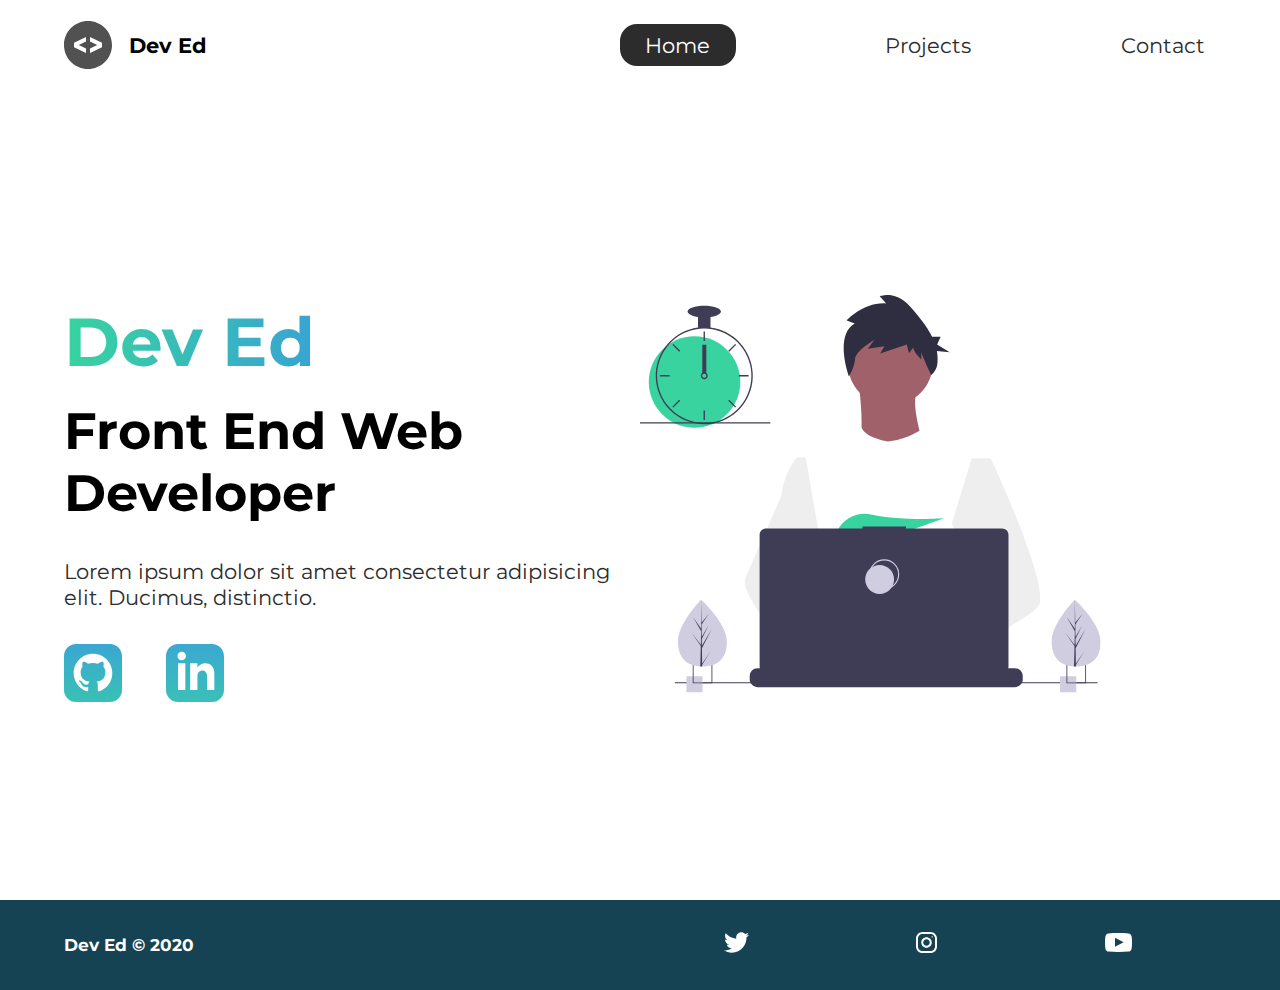
<file: index.html>
<!DOCTYPE html>
<html lang="en">
  <head>
    <title>Dev Ed | Web Developer</title>

    <meta charset="UTF-8" />
    <meta name="viewport" content="width=device-width, initial-scale=1.0" />
    <meta
      name="description"
      content="Dev Ed is front end web developer who specializes in html, css."
    />
    <meta name="robots" content="index, follow" />

    <link
      href="https://fonts.googleapis.com/css2?family=Montserrat:wght@400;500&display=swap"
      rel="stylesheet"
    />
    <link rel="stylesheet" href="./styles/style.css" />
  </head>
  <body>
    <header class="main-head">
      <nav>
        <div class="logo">
          <img src="./icons/code.svg" alt="logo" />
          <h1>Dev Ed</h1>
        </div>

        <ul>
          <li><a class="active" href="/">Home</a></li>
          <li><a href="./projects/">Projects</a></li>
          <li><a href="./contact/">Contact</a></li>
        </ul>
      </nav>
    </header>
    <section class="intro">
      <div class="intro-text">
        <h2>Dev Ed</h2>
        <h3>
          Front End Web <br />
          Developer
        </h3>
        <p>
          Lorem ipsum dolor sit amet consectetur adipisicing elit. Ducimus,
          distinctio.
        </p>
        <div class="intro-social">
          <a href="#"
            ><img src="./icons/github.svg" alt="github-social-link"
          /></a>
          <a href="#"
            ><img src="./icons/linked-in.svg" alt="linkedin-social-link"
          /></a>
        </div>
      </div>

      <div class="intro-images">
        <svg
          width="799"
          height="690"
          viewBox="0 0 799 690"
          fill="none"
          xmlns="http://www.w3.org/2000/svg"
        >
          <g id="undraw_dev_productivity_umsq (1) 1" clip-path="url(#clip0)">
            <path
              id="Vector"
              d="M516.92 624.636C516.92 624.636 512.16 626.266 504.42 628.576C487.31 633.706 455.65 642.216 428.82 643.916C405.72 645.396 386.2 641.836 382.63 626.766C381.1 620.286 383.27 614.956 388 610.576C402.12 597.486 439 592.796 468.25 591.186C476.51 590.736 484.15 590.526 490.51 590.446C501.31 590.306 508.39 590.526 508.39 590.526L508.56 591.186L516.92 624.636Z"
              fill="#A0616A"
            />
            <path
              id="Vector_2"
              d="M436.99 672.586C418.61 695.346 342.73 647.666 316.19 629.886C310.41 626.016 306.97 623.566 306.97 623.566L331.25 591.186L338.94 580.936C338.94 580.936 345.82 584.586 355.99 590.526C356.36 590.746 356.73 590.966 357.11 591.186C365.88 596.336 376.89 603.066 388 610.576C403.33 620.946 418.83 632.776 428.82 643.916C438.59 654.806 443.08 665.036 436.99 672.586Z"
              fill="#A0616A"
            />
            <g id="me">
              <path
                id="Vector_3"
                d="M434.672 191.952C475.283 191.607 507.926 158.406 507.582 117.795C507.237 77.1832 474.036 44.5403 433.425 44.8847C392.813 45.2291 360.17 78.4303 360.515 119.042C360.859 159.653 394.06 192.296 434.672 191.952Z"
                fill="#A0616A"
              />
              <path
                id="Vector_4"
                d="M379.477 155.65C379.477 155.65 394.216 259.972 373.002 271.875C351.787 283.779 499.929 283.588 499.929 283.588C499.929 283.588 466.124 193.284 480.809 165.449L379.477 155.65Z"
                fill="#A0616A"
              />
              <path
                id="Vector_5"
                d="M608.101 283.199L596.257 339.402L571.214 458.308L570.49 464.815L562.138 540.138L556.582 590.177L552.857 623.79C528.584 636.526 510.988 645.326 510.988 645.326C510.988 645.326 509.404 637.719 506.871 627.99C489.805 633.265 458.218 642.043 431.404 643.97C441.266 654.777 445.842 664.969 439.817 672.57C421.63 695.485 345.349 648.45 318.659 630.896C318.077 635.158 317.879 639.464 318.068 643.762L297.626 628.314L299.331 592.359L302.206 531.522L305.819 455.229C304.448 451.975 303.294 448.634 302.364 445.228C295.956 423.161 288.032 379.057 281.928 342.067C277.016 312.298 273.302 287.138 272.517 281.785C272.411 281.086 272.358 280.726 272.358 280.726L384.363 230.094C392.509 248.556 429.865 253.809 429.865 253.809C460.756 251.417 484.847 234.913 484.847 234.913L608.101 283.199Z"
                fill="white"
              />
              <path
                id="Vector_6"
                d="M372.285 49.3811L358.49 43.9934C358.49 43.9934 386.969 12.1 426.99 14.513L415.635 2.22366C415.635 2.22366 443.04 -9.01799 468.283 19.6674C481.553 34.7467 496.908 52.4737 506.557 72.5077L521.281 72.3829L515.251 85.9663L536.874 99.3152L514.777 97.0719C516.155 104.471 516.421 112.034 515.566 119.511C514.683 126.991 510.928 133.835 505.094 138.598V138.598C505.094 138.598 487.743 103.449 487.696 97.9443L487.813 111.705C487.813 111.705 473.959 99.4371 473.889 91.1807L466.471 100.877L462.593 85.7717L416.475 101.301L423.87 88.8526L395.157 93.2246L406.278 77.9923C406.278 77.9923 373.932 96.1568 372.811 111.304C371.689 126.452 362.299 140.875 362.299 140.875C362.299 140.875 336.213 70.3294 372.285 49.3811Z"
                fill="#2F2E41"
              />
              <path
                id="Vector_7"
                d="M690.215 540.422C682.794 548.605 664.338 560.992 641.951 574.422C633.623 579.413 624.757 584.559 615.71 589.676C594.122 601.889 571.514 614.001 552.857 623.79C528.584 636.526 510.988 645.326 510.988 645.326C510.988 645.326 509.403 637.719 506.871 627.99C503.48 614.968 498.397 598.141 493.184 590.715C493.002 590.456 492.82 590.218 492.638 589.979C491.121 588.022 489.601 586.885 488.112 586.897L562.138 540.138L594.127 519.926L570.489 464.814L540.842 395.683L557.908 339.727L575.062 283.479L608.101 283.199C608.101 283.199 619.243 306.985 633.514 340.166C635.647 345.128 637.851 350.299 640.096 355.64C669.469 425.394 706.176 522.836 690.215 540.422Z"
                fill="#EEEEEE"
              />
              <path
                id="Vector_8"
                d="M358.123 591.2C355.41 591.212 352.702 591.456 350.029 591.928C327.074 596.073 320.47 616.94 318.659 630.896C318.077 635.158 317.879 639.464 318.068 643.761L297.626 628.314L290.178 622.687C272.316 616.628 256.353 605.733 242.483 592.84C230.449 581.456 219.634 568.849 210.213 555.223C200.831 541.793 192.448 527.692 185.134 513.034C183.094 508.943 181.977 504.454 181.864 499.884C181.751 495.314 182.644 490.775 184.48 486.588L209.154 430.327L245.218 348.098C245.471 346.146 245.752 344.237 246.059 342.371C252.995 300.511 272.367 281.786 272.367 281.786L287.286 281.659L297.778 341.932L310.813 416.815L302.364 445.227L282.839 510.845L302.205 531.522L358.123 591.2Z"
                fill="#EEEEEE"
              />
            </g>
            <path
              id="Vector_9"
              d="M372.877 415.806L385.631 430.686C390.37 429.783 395.319 428.721 400.416 427.529L396.752 415.806L405.71 426.256C459.707 412.975 526.637 387.155 526.637 387.155C526.637 387.155 454.379 392.453 400.428 380.666C376.558 375.451 351.998 387.284 342.202 409.668C336.508 422.679 337.403 433.951 357.596 433.951C364.419 433.835 371.223 433.195 377.949 432.037L372.877 415.806Z"
              fill="#38D39F"
            />
            <path
              id="Vector_10"
              d="M663.65 660.386V666.456C663.654 668.122 663.345 669.774 662.74 671.326C662.472 672.018 662.147 672.687 661.77 673.326C660.578 675.326 658.887 676.983 656.862 678.133C654.838 679.283 652.549 679.887 650.22 679.886H203.67C201.342 679.887 199.053 679.283 197.028 678.133C195.003 676.983 193.312 675.326 192.12 673.326C191.743 672.687 191.419 672.018 191.15 671.326C190.546 669.774 190.237 668.122 190.24 666.456V660.386C190.24 658.622 190.587 656.876 191.262 655.246C191.936 653.616 192.926 652.136 194.173 650.888C195.42 649.641 196.901 648.652 198.53 647.977C200.16 647.302 201.906 646.955 203.67 646.956H229.41V644.126C229.41 644.052 229.425 643.979 229.453 643.911C229.481 643.843 229.522 643.782 229.574 643.73C229.626 643.678 229.688 643.636 229.756 643.608C229.824 643.58 229.897 643.566 229.97 643.566H243.4C243.474 643.566 243.547 643.58 243.615 643.608C243.683 643.636 243.745 643.678 243.797 643.73C243.849 643.782 243.89 643.843 243.918 643.911C243.946 643.979 243.96 644.052 243.96 644.126V646.956H252.35V644.126C252.35 644.052 252.365 643.979 252.393 643.911C252.421 643.843 252.462 643.782 252.514 643.73C252.566 643.678 252.628 643.636 252.696 643.608C252.764 643.58 252.837 643.566 252.91 643.566H266.34C266.414 643.566 266.487 643.58 266.555 643.608C266.623 643.636 266.684 643.678 266.736 643.73C266.789 643.782 266.83 643.843 266.858 643.911C266.886 643.979 266.9 644.052 266.9 644.126V646.956H275.3V644.126C275.3 644.052 275.315 643.979 275.343 643.911C275.371 643.843 275.412 643.782 275.464 643.73C275.516 643.678 275.578 643.636 275.646 643.608C275.714 643.58 275.787 643.566 275.86 643.566H289.29C289.364 643.566 289.437 643.58 289.505 643.608C289.573 643.636 289.634 643.678 289.686 643.73C289.739 643.782 289.78 643.843 289.808 643.911C289.836 643.979 289.85 644.052 289.85 644.126V646.956H298.24V644.126C298.24 644.052 298.255 643.979 298.283 643.911C298.311 643.843 298.352 643.782 298.404 643.73C298.456 643.678 298.518 643.636 298.586 643.608C298.654 643.58 298.727 643.566 298.8 643.566H312.23C312.304 643.566 312.377 643.58 312.445 643.608C312.513 643.636 312.574 643.678 312.626 643.73C312.678 643.782 312.72 643.843 312.748 643.911C312.776 643.979 312.79 644.052 312.79 644.126V646.956H321.18V644.126C321.18 644.052 321.194 643.979 321.223 643.911C321.251 643.843 321.292 643.782 321.344 643.73C321.396 643.678 321.458 643.636 321.526 643.608C321.594 643.58 321.667 643.566 321.74 643.566H335.17C335.244 643.566 335.317 643.58 335.385 643.608C335.453 643.636 335.514 643.678 335.566 643.73C335.618 643.782 335.66 643.843 335.688 643.911C335.716 643.979 335.73 644.052 335.73 644.126V646.956H344.13V644.126C344.13 644.052 344.145 643.979 344.173 643.911C344.201 643.843 344.242 643.782 344.294 643.73C344.346 643.678 344.408 643.636 344.476 643.608C344.544 643.58 344.617 643.566 344.69 643.566H358.12C358.194 643.566 358.267 643.58 358.335 643.608C358.403 643.636 358.464 643.678 358.516 643.73C358.569 643.782 358.61 643.843 358.638 643.911C358.666 643.979 358.68 644.052 358.68 644.126V646.956H367.07V644.126C367.07 644.052 367.085 643.979 367.113 643.911C367.141 643.843 367.182 643.782 367.234 643.73C367.286 643.678 367.348 643.636 367.416 643.608C367.484 643.58 367.557 643.566 367.63 643.566H472.83C472.904 643.566 472.977 643.58 473.045 643.608C473.113 643.636 473.174 643.678 473.227 643.73C473.279 643.782 473.32 643.843 473.348 643.911C473.376 643.979 473.39 644.052 473.39 644.126V646.956H481.79V644.126C481.79 644.052 481.804 643.979 481.833 643.911C481.861 643.843 481.902 643.782 481.954 643.73C482.006 643.678 482.068 643.636 482.136 643.608C482.204 643.58 482.277 643.566 482.35 643.566H495.78C495.928 643.567 496.07 643.627 496.175 643.732C496.279 643.836 496.339 643.978 496.34 644.126V646.956H504.73V644.126C504.73 644.052 504.745 643.979 504.773 643.911C504.801 643.843 504.842 643.782 504.894 643.73C504.946 643.678 505.008 643.636 505.076 643.608C505.144 643.58 505.217 643.566 505.29 643.566H518.72C518.794 643.566 518.867 643.58 518.935 643.608C519.003 643.636 519.065 643.678 519.117 643.73C519.169 643.782 519.21 643.843 519.238 643.911C519.266 643.979 519.28 644.052 519.28 644.126V646.956H527.67V644.126C527.67 644.052 527.685 643.979 527.713 643.911C527.741 643.843 527.782 643.782 527.834 643.73C527.886 643.678 527.948 643.636 528.016 643.608C528.084 643.58 528.157 643.566 528.23 643.566H541.66C541.734 643.566 541.807 643.58 541.875 643.608C541.943 643.636 542.005 643.678 542.057 643.73C542.109 643.782 542.15 643.843 542.178 643.911C542.206 643.979 542.22 644.052 542.22 644.126V646.956H550.62V644.126C550.62 644.052 550.635 643.979 550.663 643.911C550.691 643.843 550.732 643.782 550.784 643.73C550.836 643.678 550.898 643.636 550.966 643.608C551.034 643.58 551.107 643.566 551.18 643.566H564.61C564.757 643.568 564.898 643.628 565.001 643.733C565.104 643.837 565.161 643.979 565.16 644.126V646.956H573.56V644.126C573.56 644.052 573.575 643.979 573.603 643.911C573.631 643.843 573.672 643.782 573.724 643.73C573.776 643.678 573.838 643.636 573.906 643.608C573.974 643.58 574.047 643.566 574.12 643.566H587.55C587.624 643.566 587.697 643.58 587.765 643.608C587.833 643.636 587.895 643.678 587.947 643.73C587.999 643.782 588.04 643.843 588.068 643.911C588.096 643.979 588.11 644.052 588.11 644.126V646.956H596.5V644.126C596.5 644.052 596.515 643.979 596.543 643.911C596.571 643.843 596.612 643.782 596.664 643.73C596.716 643.678 596.778 643.636 596.846 643.608C596.914 643.58 596.987 643.566 597.06 643.566H610.49C610.564 643.566 610.637 643.58 610.705 643.608C610.773 643.636 610.835 643.678 610.887 643.73C610.939 643.782 610.98 643.843 611.008 643.911C611.036 643.979 611.05 644.052 611.05 644.126V646.956H650.22C651.984 646.955 653.731 647.302 655.36 647.977C656.99 648.652 658.471 649.641 659.718 650.888C660.965 652.136 661.954 653.616 662.629 655.246C663.304 656.876 663.651 658.622 663.65 660.386Z"
              fill="#3F3D56"
            />
            <path
              id="Vector_11"
              d="M793.5 671.326H60.5V673.326H793.5V671.326Z"
              fill="#3F3D56"
            />
            <path
              id="Vector_12"
              d="M627.694 404.757H461.251V401.326H385.78V404.757H218.651C215.665 404.757 212.801 405.943 210.69 408.054C208.578 410.166 207.392 413.029 207.392 416.015V643.927C207.392 646.913 208.578 649.776 210.69 651.888C212.801 653.999 215.665 655.185 218.651 655.185H627.694C630.68 655.185 633.544 653.999 635.655 651.888C637.767 649.776 638.953 646.913 638.953 643.927V416.015C638.953 414.537 638.662 413.073 638.096 411.707C637.53 410.341 636.701 409.1 635.655 408.054C634.61 407.009 633.369 406.18 632.003 405.614C630.637 405.048 629.173 404.757 627.694 404.757Z"
              fill="#3F3D56"
            />
            <path
              id="Vector_13"
              d="M423.5 509.326C437.307 509.326 448.5 498.133 448.5 484.326C448.5 470.519 437.307 459.326 423.5 459.326C409.693 459.326 398.5 470.519 398.5 484.326C398.5 498.133 409.693 509.326 423.5 509.326Z"
              stroke="#D0CDE1"
              stroke-width="2"
              stroke-miterlimit="10"
            />
            <path
              id="Vector_14"
              d="M415.5 518.326C429.307 518.326 440.5 507.133 440.5 493.326C440.5 479.519 429.307 468.326 415.5 468.326C401.693 468.326 390.5 479.519 390.5 493.326C390.5 507.133 401.693 518.326 415.5 518.326Z"
              fill="#D0CDE1"
            />
            <path
              id="Vector_15"
              d="M108.446 661.223H80.4463V689.223H108.446V661.223Z"
              fill="#D0CDE1"
            />
            <path
              id="Vector_16"
              d="M91.4502 639.223V673.223H125.45V639.223H91.4502ZM123.97 671.743H92.9202V640.703H123.97V671.743Z"
              fill="#3F3D56"
            />
            <path
              id="Vector_17"
              d="M756.446 661.223H728.446V689.223H756.446V661.223Z"
              fill="#D0CDE1"
            />
            <path
              id="Vector_18"
              d="M739.45 639.223V673.223H773.45V639.223H739.45ZM771.97 671.743H740.92V640.703H771.97V671.743Z"
              fill="#3F3D56"
            />
            <path
              id="Vector_19"
              d="M94.5802 230.113C138.399 230.113 173.921 194.592 173.921 150.773C173.921 106.955 138.399 71.4326 94.5802 71.4326C50.7617 71.4326 15.2397 106.955 15.2397 150.773C15.2397 194.592 50.7617 230.113 94.5802 230.113Z"
              fill="#38D39F"
            />
            <path
              id="Vector_20"
              d="M122.229 56.4899C115.045 55.5763 107.774 55.5763 100.59 56.4899C84.586 58.5913 69.5203 65.2398 57.181 75.6465C44.8417 86.0532 35.7467 99.7813 30.9754 115.202C28.8053 122.229 27.5764 129.514 27.3208 136.864C27.2848 137.886 27.2607 138.92 27.2607 139.954C27.283 162.264 36.1559 183.655 51.932 199.431C67.7082 215.207 89.0989 224.08 111.41 224.103C113.201 224.103 114.992 224.042 116.759 223.934C120.907 223.674 125.03 223.103 129.093 222.227C148.495 218.055 165.798 207.161 177.947 191.468C190.095 175.776 196.308 156.295 195.487 136.467C194.665 116.638 186.863 97.738 173.459 83.1039C160.054 68.4698 141.909 59.0435 122.229 56.4899H122.229ZM137.748 217.347H137.736C130.959 219.659 123.905 221.062 116.759 221.518C114.992 221.638 113.201 221.698 111.41 221.698C89.7377 221.672 68.961 213.051 53.6367 197.727C38.3123 182.402 29.6914 161.626 29.6649 139.954C29.6649 138.92 29.689 137.886 29.725 136.864C30.5514 115.744 39.5156 95.7617 54.7411 81.1008C69.9666 66.44 90.273 58.237 111.41 58.2089C130.776 58.21 149.513 65.0865 164.283 77.6131C179.052 90.1398 188.895 107.503 192.057 126.61C195.219 145.716 191.496 165.325 181.55 181.942C171.604 198.559 156.081 211.106 137.748 217.347H137.748Z"
              fill="#3F3D56"
            />
            <path
              id="Vector_21"
              d="M112.612 63.0176H110.208V79.8474H112.612V63.0176Z"
              fill="#3F3D56"
            />
            <path
              id="Vector_22"
              d="M57.8578 84.7018L56.1577 86.4019L68.0582 98.3023L69.7582 96.6022L57.8578 84.7018Z"
              fill="#3F3D56"
            />
            <path
              id="Vector_23"
              d="M34.4736 138.751V141.156H51.3034V138.751H34.4736Z"
              fill="#3F3D56"
            />
            <path
              id="Vector_24"
              d="M56.1578 193.506L57.8579 195.206L69.7584 183.306L68.0583 181.606L56.1578 193.506Z"
              fill="#3F3D56"
            />
            <path
              id="Vector_25"
              d="M153.062 96.6022L154.762 98.3022L166.662 86.4018L164.962 84.7017L153.062 96.6022Z"
              fill="#3F3D56"
            />
            <path
              id="Vector_26"
              d="M171.516 138.751V141.156H188.346V138.751H171.516Z"
              fill="#3F3D56"
            />
            <path
              id="Vector_27"
              d="M154.762 181.605L153.062 183.305L164.962 195.206L166.662 193.506L154.762 181.605Z"
              fill="#3F3D56"
            />
            <path
              id="Vector_28"
              d="M112.612 200.06H110.208V216.89H112.612V200.06Z"
              fill="#3F3D56"
            />
            <path
              id="Vector_29"
              d="M115.016 135.145C113.976 134.365 112.711 133.943 111.41 133.943C110.11 133.943 108.844 134.365 107.804 135.145C107.091 135.686 106.505 136.375 106.085 137.165C105.552 138.181 105.322 139.329 105.421 140.473C105.52 141.616 105.944 142.707 106.644 143.617C107.343 144.527 108.288 145.218 109.368 145.608C110.447 145.997 111.616 146.07 112.735 145.817C113.855 145.564 114.878 144.996 115.685 144.179C116.492 143.363 117.048 142.333 117.288 141.21C117.528 140.088 117.441 138.92 117.039 137.846C116.636 136.771 115.935 135.834 115.017 135.145H115.016ZM111.41 143.56C110.454 143.557 109.539 143.176 108.863 142.501C108.187 141.825 107.807 140.909 107.804 139.954C107.808 139.224 108.03 138.513 108.441 137.91C108.793 137.4 109.271 136.989 109.828 136.718C110.386 136.446 111.004 136.323 111.623 136.361C112.241 136.398 112.84 136.594 113.361 136.931C113.881 137.267 114.307 137.732 114.595 138.281C114.883 138.83 115.025 139.444 115.007 140.063C114.989 140.683 114.811 141.287 114.491 141.818C114.17 142.349 113.719 142.788 113.179 143.093C112.639 143.398 112.03 143.559 111.41 143.56V143.56Z"
              fill="#3F3D56"
            />
            <path
              id="Vector_30"
              d="M122.229 35.3687H100.591V57.007H122.229V35.3687Z"
              fill="#3F3D56"
            />
            <path
              id="Vector_31"
              d="M111.41 38.9748C127.344 38.9748 140.261 34.4 140.261 28.7567C140.261 23.1134 127.344 18.5386 111.41 18.5386C95.4757 18.5386 82.5586 23.1134 82.5586 28.7567C82.5586 34.4 95.4757 38.9748 111.41 38.9748Z"
              fill="#3F3D56"
            />
            <path id="clock-arrow" d="M115 86H108V135H115V86Z" fill="#3F3D56" />
            <path
              id="Vector_32"
              d="M226 220.44H0V222.844H226V220.44Z"
              fill="#3F3D56"
            />
            <g id="plant-left">
              <path
                id="Vector_33"
                d="M150.594 599.754C151.527 631.704 132.858 643.413 109.43 644.097C108.886 644.113 108.344 644.123 107.805 644.126C106.719 644.135 105.643 644.117 104.577 644.072C83.3891 643.193 66.6172 631.945 65.7495 602.232C64.8515 571.482 103.018 531.529 105.882 528.574L105.887 528.571C105.996 528.458 106.052 528.402 106.052 528.402C106.052 528.402 149.661 567.807 150.594 599.754Z"
                fill="#D0CDE1"
              />
              <path
                id="Vector_34"
                d="M107.744 639.255L122.626 617.124L107.774 641.636L107.805 644.126C106.719 644.135 105.643 644.117 104.577 644.072L105.315 612.06L105.295 611.813L105.322 611.766L105.393 608.741L89.0952 585.078L105.374 606.477L105.432 607.116L105.989 582.93L91.9122 558.397L106.029 578.681L105.882 528.574L105.882 528.407L105.887 528.571L106.821 568.062L119.651 552.021L106.863 571.464L107.143 593.098L118.949 571.984L107.187 596.279L107.343 608.308L124.512 578.897L107.395 612.505L107.744 639.255Z"
                fill="#3F3D56"
              />
            </g>
            <g id="plant-right">
              <path
                id="Vector_35"
                d="M798.594 599.754C799.527 631.704 780.858 643.413 757.43 644.097C756.886 644.113 756.344 644.123 755.805 644.126C754.719 644.135 753.643 644.117 752.577 644.072C731.389 643.193 714.617 631.945 713.749 602.232C712.851 571.482 751.018 531.529 753.882 528.574L753.887 528.571C753.996 528.458 754.052 528.402 754.052 528.402C754.052 528.402 797.661 567.807 798.594 599.754Z"
                fill="#D0CDE1"
              />
              <path
                id="Vector_36"
                d="M755.744 639.255L770.626 617.124L755.774 641.636L755.805 644.126C754.719 644.135 753.643 644.117 752.577 644.072L753.315 612.06L753.295 611.813L753.323 611.766L753.393 608.741L737.095 585.078L753.374 606.477L753.432 607.116L753.989 582.93L739.912 558.397L754.029 578.681L753.882 528.574L753.882 528.407L753.887 528.571L754.821 568.062L767.651 552.021L754.864 571.464L755.143 593.098L766.949 571.984L755.187 596.279L755.343 608.308L772.512 578.897L755.395 612.505L755.744 639.255Z"
                fill="#3F3D56"
              />
            </g>
          </g>
          <defs>
            <clipPath id="clip0">
              <rect width="798.627" height="689.223" fill="white" />
            </clipPath>
          </defs>
        </svg>
        <img class="splash" src="./img/splash.svg" alt="" />
      </div>
    </section>

    <footer>
      <h4>Dev Ed &copy; 2020</h4>
      <ul>
        <li>
          <a href="#"
            ><img src="../icons/twitter 1.svg" alt="twitter-social"
          /></a>
        </li>
        <li>
          <a href="#"
            ><img src="../icons/instagram 1.svg" alt="instagram-social"
          /></a>
        </li>
        <li>
          <a href="#"
            ><img src="../icons/youtube-symbol 1.svg" alt="youtube-social"
          /></a>
        </li>
      </ul>
    </footer>
  </body>
</html>
</file>
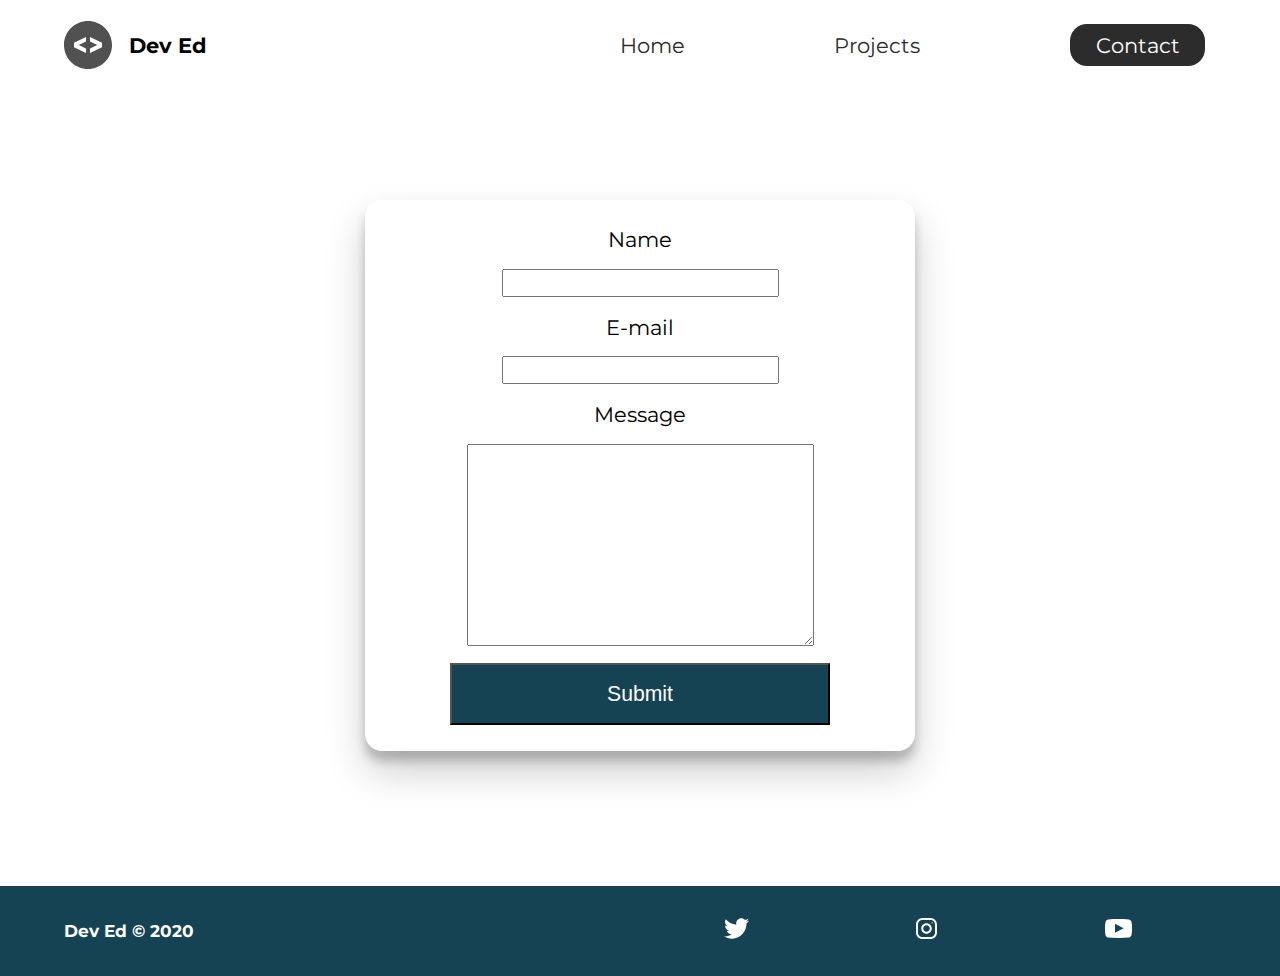
<file: contact/index.html>
<!DOCTYPE html>
<html lang="en">
  <head>
    <title>Dev Ed | Web Developer</title>

    <meta charset="UTF-8" />
    <meta name="viewport" content="width=device-width, initial-scale=1.0" />
    <meta
      name="description"
      content="Dev Ed is front end web developer who specializes in html, css."
    />
    <meta name="robots" content="index, follow" />

    <link
      href="https://fonts.googleapis.com/css2?family=Montserrat:wght@400;500&display=swap"
      rel="stylesheet"
    />
    <link rel="stylesheet" href="../styles/style.css" />
  </head>
  <body>
    <header class="main-head">
      <nav>
        <div class="logo">
          <img src="../icons/code.svg" alt="logo" />
          <h1>Dev Ed</h1>
        </div>

        <ul>
          <li><a href="../index.html">Home</a></li>
          <li><a href="../projects/">Projects</a></li>
          <li><a class="active" href="./index.html">Contact</a></li>
        </ul>
      </nav>
    </header>

    <section class="form-section">
      <form>
        <label for="name">Name</label>
        <input type="text" name="name" id="name" required />
        <label for="email">E-mail</label>
        <input type="email" name="email" id="email" required />

        <label for="message">Message</label>
        <textarea name="message" id="message" cols="30" rows="10"></textarea>

        <button type="submit">Submit</button>
      </form>
    </section>

    <footer>
      <h4>Dev Ed &copy; 2020</h4>
      <ul>
        <li>
          <a href="#"
            ><img src="../icons/twitter 1.svg" alt="twitter-social"
          /></a>
        </li>
        <li>
          <a href="#"
            ><img src="../icons/instagram 1.svg" alt="instagram-social"
          /></a>
        </li>
        <li>
          <a href="#"
            ><img src="../icons/youtube-symbol 1.svg" alt="youtube-social"
          /></a>
        </li>
      </ul>
    </footer>
  </body>
</html>
</file>
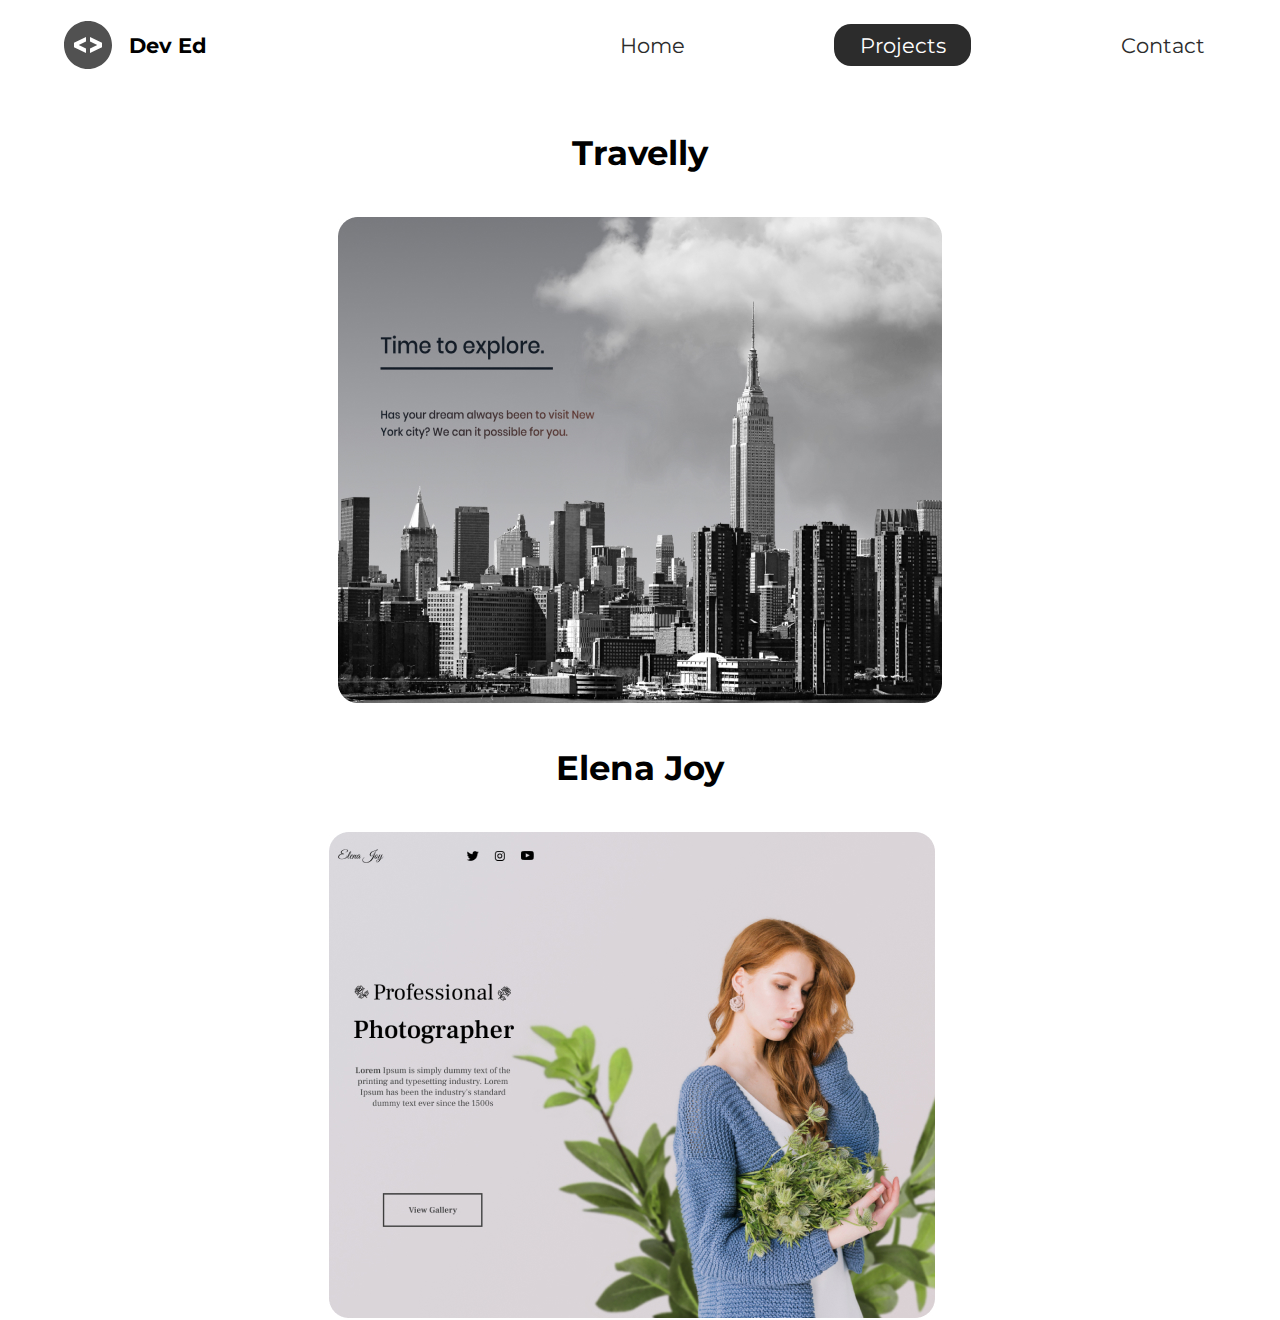
<file: projects/index.html>
<!DOCTYPE html>
<html lang="en">
  <head>
    <title>Dev Ed | Web Developer</title>

    <meta charset="UTF-8" />
    <meta name="viewport" content="width=device-width, initial-scale=1.0" />
    <meta
      name="description"
      content="Dev Ed is front end web developer who specializes in html, css."
    />
    <meta name="robots" content="index, follow" />

    <link
      href="https://fonts.googleapis.com/css2?family=Montserrat:wght@400;500&display=swap"
      rel="stylesheet"
    />
    <link rel="stylesheet" href="../styles/style.css" />
  </head>
  <body>
    <header class="main-head">
      <nav>
        <div class="logo">
          <img src="../icons/code.svg" alt="logo" />
          <h1>Dev Ed</h1>
        </div>

        <ul>
          <li><a href="../index.html">Home</a></li>
          <li><a class="active" href="./index.html">Projects</a></li>
          <li><a href="/">Contact</a></li>
        </ul>
      </nav>
    </header>

    <section class="projects">
      <div class="travelly">
        <h2>Travelly</h2>
        <img src="../img/travelly.jpg" alt="travelly-project" />
      </div>

      <div class="elena">
        <h2>Elena Joy</h2>
        <img src="../img/elena-joy.jpg" alt="elena-project" />
      </div>
    </section>
  </body>
</html>
</file>
<file: styles/style.css>
* {
  margin: 0;
  padding: 0;
  -webkit-box-sizing: border-box;
          box-sizing: border-box;
}

html {
  font-size: 62.5%;
}

body {
  font-family: "Montserrat", sans-serif;
}

h1 {
  font-size: 2.5rem;
}

li,
button,
label,
input,
p,
a {
  font-size: 2.5rem;
}

h2 {
  font-size: 4rem;
}

h3 {
  font-size: 2.5rem;
}

h4,
h5 {
  font-size: 2rem;
}

ul {
  list-style: none;
}

a {
  color: #2c2c2c;
  text-decoration: none;
}

.main-head {
  width: 95%;
  margin: 0 0 0 auto;
}

nav {
  display: -webkit-box;
  display: -ms-flexbox;
  display: flex;
  -webkit-box-pack: justify;
      -ms-flex-pack: justify;
          justify-content: space-between;
  -webkit-box-align: center;
      -ms-flex-align: center;
          align-items: center;
  -webkit-box-orient: horizontal;
  -webkit-box-direction: normal;
      -ms-flex-direction: row;
          flex-direction: row;
  min-height: 10vh;
  width: 60%;
  -ms-flex-wrap: wrap;
      flex-wrap: wrap;
}

nav .logo {
  display: -webkit-box;
  display: -ms-flexbox;
  display: flex;
  -webkit-box-pack: start;
      -ms-flex-pack: start;
          justify-content: flex-start;
  -webkit-box-align: center;
      -ms-flex-align: center;
          align-items: center;
  -webkit-box-orient: horizontal;
  -webkit-box-direction: normal;
      -ms-flex-direction: row;
          flex-direction: row;
  -webkit-box-flex: 1;
      -ms-flex: 1 1 10rem;
          flex: 1 1 10rem;
}

nav .logo h1 {
  margin: 2rem;
}

nav ul {
  display: -webkit-box;
  display: -ms-flexbox;
  display: flex;
  -ms-flex-pack: distribute;
      justify-content: space-around;
  -webkit-box-align: center;
      -ms-flex-align: center;
          align-items: center;
  -webkit-box-orient: horizontal;
  -webkit-box-direction: normal;
      -ms-flex-direction: row;
          flex-direction: row;
  -webkit-box-flex: 1;
      -ms-flex: 1 1 40rem;
          flex: 1 1 40rem;
}

.intro {
  min-height: 90vh;
  width: 90%;
  margin: auto;
  -ms-flex-wrap: wrap;
      flex-wrap: wrap;
  display: -webkit-box;
  display: -ms-flexbox;
  display: flex;
  -webkit-box-pack: justify;
      -ms-flex-pack: justify;
          justify-content: space-between;
  -webkit-box-align: center;
      -ms-flex-align: center;
          align-items: center;
  -webkit-box-orient: horizontal;
  -webkit-box-direction: normal;
      -ms-flex-direction: row;
          flex-direction: row;
}

.intro h2 {
  font-size: 8rem;
  padding-top: 2rem;
  background: -webkit-gradient(linear, left top, right top, from(#38d39f), to(#38a4d3));
  background: linear-gradient(left, #38d39f, #38a4d3);
  background-clip: text;
  -webkit-text-fill-color: transparent;
  display: inline-block;
}

.intro h3 {
  font-size: 6rem;
  padding: 2rem 0rem;
}

.intro p {
  padding-top: 2rem;
  color: #2c2c2c;
}

.splash {
  position: absolute;
  top: 0%;
  right: 0%;
  height: 100%;
  z-index: -1;
}

.intro-social {
  margin-top: 4rem;
}

.intro-social a {
  margin-right: 5rem;
}

.active {
  background: #2c2c2c;
  color: white;
  padding: 1rem 3rem;
  border-radius: 2rem;
}

.intro-text,
.intro-images {
  -webkit-box-flex: 1;
      -ms-flex: 1 1 40rem;
          flex: 1 1 40rem;
}

#plant-left {
  -webkit-animation: plant 1.5s ease infinite alternate;
          animation: plant 1.5s ease infinite alternate;
}

#plant-right {
  -webkit-animation: plant 1.5s ease infinite alternate 0.5s;
          animation: plant 1.5s ease infinite alternate 0.5s;
}

#me {
  -webkit-animation: me 1s ease infinite alternate;
          animation: me 1s ease infinite alternate;
  -webkit-transform-origin: bottom;
          transform-origin: bottom;
}

#clock-arrow {
  -webkit-animation: clock 1.5s infinite linear;
          animation: clock 1.5s infinite linear;
  transform-box: fill-box;
  -webkit-transform-origin: bottom;
          transform-origin: bottom;
}

@-webkit-keyframes me {
  from {
    -webkit-transform: rotateZ(-5deg);
            transform: rotateZ(-5deg);
  }
  to {
    -webkit-transform: rotateZ(5deg);
            transform: rotateZ(5deg);
  }
}

@keyframes me {
  from {
    -webkit-transform: rotateZ(-5deg);
            transform: rotateZ(-5deg);
  }
  to {
    -webkit-transform: rotateZ(5deg);
            transform: rotateZ(5deg);
  }
}

@-webkit-keyframes plant {
  from {
    -webkit-transform: translateY(0%);
            transform: translateY(0%);
  }
  to {
    -webkit-transform: translateY(-30%);
            transform: translateY(-30%);
  }
}

@keyframes plant {
  from {
    -webkit-transform: translateY(0%);
            transform: translateY(0%);
  }
  to {
    -webkit-transform: translateY(-30%);
            transform: translateY(-30%);
  }
}

@-webkit-keyframes clock {
  from {
    -webkit-transform: rotateZ(0deg);
            transform: rotateZ(0deg);
  }
  to {
    -webkit-transform: rotateZ(360deg);
            transform: rotateZ(360deg);
  }
}

@keyframes clock {
  from {
    -webkit-transform: rotateZ(0deg);
            transform: rotateZ(0deg);
  }
  to {
    -webkit-transform: rotateZ(360deg);
            transform: rotateZ(360deg);
  }
}

.projects {
  min-height: 90vh;
  width: 90%;
  margin: auto;
  display: -webkit-box;
  display: -ms-flexbox;
  display: flex;
  -webkit-box-pack: justify;
      -ms-flex-pack: justify;
          justify-content: space-between;
  -webkit-box-align: center;
      -ms-flex-align: center;
          align-items: center;
  -webkit-box-orient: horizontal;
  -webkit-box-direction: normal;
      -ms-flex-direction: row;
          flex-direction: row;
  text-align: center;
  -ms-flex-wrap: wrap;
      flex-wrap: wrap;
}

.projects h2 {
  margin: 5rem;
}

.travelly,
.elena {
  -webkit-box-flex: 1;
      -ms-flex: 1 1 40rem;
          flex: 1 1 40rem;
}

.form-section {
  min-height: 80vh;
  display: -webkit-box;
  display: -ms-flexbox;
  display: flex;
  -webkit-box-pack: center;
      -ms-flex-pack: center;
          justify-content: center;
  -webkit-box-align: center;
      -ms-flex-align: center;
          align-items: center;
  -webkit-box-orient: horizontal;
  -webkit-box-direction: normal;
      -ms-flex-direction: row;
          flex-direction: row;
  margin-top: 3rem;
  margin-bottom: 6rem;
}

.form-section form {
  padding: 3rem 10rem;
  -webkit-box-shadow: 0 10px 10px rgba(0, 0, 0, 0.2), 0 20px 40px rgba(0, 0, 0, 0.2);
          box-shadow: 0 10px 10px rgba(0, 0, 0, 0.2), 0 20px 40px rgba(0, 0, 0, 0.2);
  display: -webkit-box;
  display: -ms-flexbox;
  display: flex;
  -webkit-box-pack: center;
      -ms-flex-pack: center;
          justify-content: center;
  -webkit-box-align: center;
      -ms-flex-align: center;
          align-items: center;
  -webkit-box-orient: vertical;
  -webkit-box-direction: normal;
      -ms-flex-direction: column;
          flex-direction: column;
  border-radius: 2rem;
}

.form-section form input,
.form-section form textarea {
  margin: 2rem;
}

.form-section form input:focus,
.form-section form textarea:focus {
  outline: 2px solid black;
}

.form-section form textarea {
  font-family: "Montserrat", sans-serif;
  font-size: 2rem;
}

.form-section form button {
  width: 100%;
  padding: 2rem;
  background: #154353;
  color: white;
}

.form-section form button:focus {
  background: #33696b;
}

footer {
  background: #154353;
  color: white;
  min-height: 10vh;
  padding: 0% 5%;
  display: -webkit-box;
  display: -ms-flexbox;
  display: flex;
  -webkit-box-pack: start;
      -ms-flex-pack: start;
          justify-content: flex-start;
  -webkit-box-align: center;
      -ms-flex-align: center;
          align-items: center;
  -webkit-box-orient: horizontal;
  -webkit-box-direction: normal;
      -ms-flex-direction: row;
          flex-direction: row;
}

footer ul {
  -webkit-box-flex: 1;
      -ms-flex: 1 1 40rem;
          flex: 1 1 40rem;
  display: -webkit-box;
  display: -ms-flexbox;
  display: flex;
  -ms-flex-pack: distribute;
      justify-content: space-around;
  -webkit-box-align: center;
      -ms-flex-align: center;
          align-items: center;
  -webkit-box-orient: horizontal;
  -webkit-box-direction: normal;
      -ms-flex-direction: row;
          flex-direction: row;
}

footer h4 {
  -webkit-box-flex: 1;
      -ms-flex: 1 1 40rem;
          flex: 1 1 40rem;
}

@media screen and (max-width: 1332px) {
  html {
    font-size: 53%;
  }
  .splash {
    display: none;
  }
  svg {
    width: 80%;
  }
  nav {
    width: 100%;
  }
}

@media screen and (max-width: 754px) {
  html {
    font-size: 45%;
  }
  .splash {
    display: none;
  }
  svg {
    height: 60%;
  }
  .main-head {
    width: 100%;
  }
  nav .logo {
    display: -webkit-box;
    display: -ms-flexbox;
    display: flex;
    -webkit-box-pack: center;
        -ms-flex-pack: center;
            justify-content: center;
    -webkit-box-align: center;
        -ms-flex-align: center;
            align-items: center;
    -webkit-box-orient: vertical;
    -webkit-box-direction: normal;
        -ms-flex-direction: column;
            flex-direction: column;
    -webkit-box-flex: 1;
        -ms-flex: 1 1 20rem;
            flex: 1 1 20rem;
    margin-top: 2rem;
  }
  nav ul {
    margin: 2rem;
    -webkit-box-flex: 1;
        -ms-flex: 1 1 60rem;
            flex: 1 1 60rem;
  }
  .intro-text {
    margin-top: 2rem;
    text-align: center;
  }
  .intro-images {
    text-align: center;
  }
  .intro-social {
    display: -webkit-box;
    display: -ms-flexbox;
    display: flex;
    -webkit-box-pack: center;
        -ms-flex-pack: center;
            justify-content: center;
    -webkit-box-align: center;
        -ms-flex-align: center;
            align-items: center;
    -webkit-box-orient: horizontal;
    -webkit-box-direction: normal;
        -ms-flex-direction: row;
            flex-direction: row;
  }
  .intro-social a {
    margin: 2rem;
  }
  .elena,
  .travelly {
    -webkit-box-flex: 1;
        -ms-flex: 1 1 50rem;
            flex: 1 1 50rem;
  }
  .elena img,
  .travelly img {
    width: 100%;
    height: 100%;
  }
  form {
    padding: 0rem;
    width: 100%;
  }
}
/*# sourceMappingURL=style.css.map */
</file>
